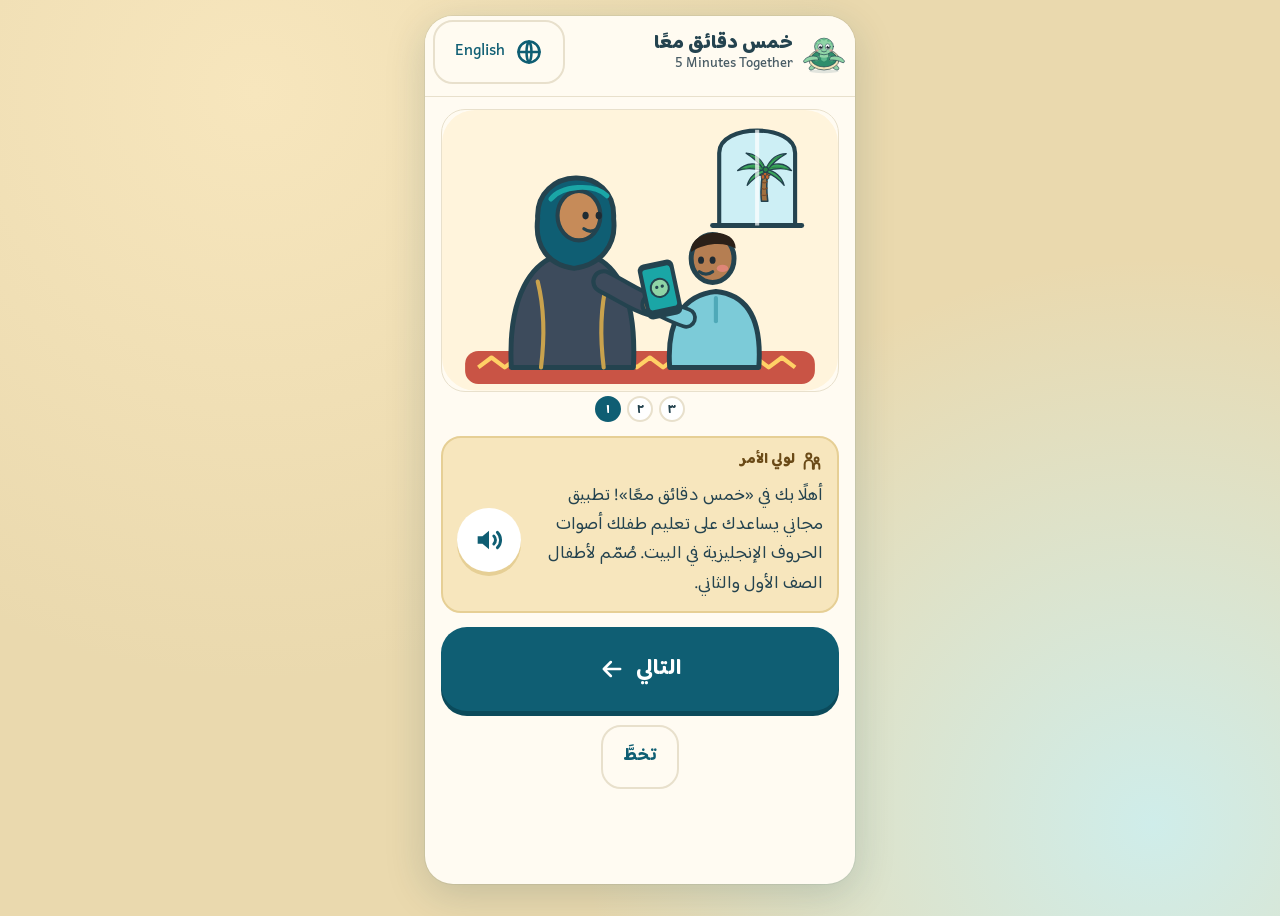
<file: app/index.html>
<!doctype html>
<html lang="ar" dir="rtl">
<head>
<meta charset="utf-8">
<meta name="viewport" content="width=device-width, initial-scale=1, viewport-fit=cover">
<title>خمس دقائق معًا – 5 Minutes Together · voices: elevenlabs.io</title>
<meta name="description" content="A 5-minute daily English letter-sound routine for Omani families with Grade 1–2 children, with Arabic guidance for parents. No ads, no accounts, works offline.">
<meta name="theme-color" content="#0F5E73">
<meta name="referrer" content="no-referrer">
<meta http-equiv="Content-Security-Policy" content="default-src 'self'; script-src 'self'; style-src 'self' 'unsafe-inline'; img-src 'self' data:; font-src 'self'; media-src 'self' data: blob:; connect-src 'self'; worker-src 'self'; manifest-src 'self'; object-src 'none'; base-uri 'self'; form-action 'none'">
<link rel="manifest" href="manifest.webmanifest">
<link rel="icon" href="icons/favicon.svg" type="image/svg+xml">
<link rel="icon" href="icons/icon-192.png" type="image/png" sizes="192x192">
<link rel="apple-touch-icon" href="icons/apple-touch-icon.png">
<meta name="apple-mobile-web-app-capable" content="yes">
<meta name="mobile-web-app-capable" content="yes">
<meta name="apple-mobile-web-app-title" content="5 دقائق">
<link rel="preload" href="fonts/BalooBhaijaan2-Arabic.woff2" as="font" type="font/woff2" crossorigin>
<link rel="preload" href="fonts/Andika-Medium.woff2" as="font" type="font/woff2" crossorigin>
<link rel="stylesheet" href="css/app.css">
<link rel="modulepreload" href="js/main.js">
<link rel="modulepreload" href="js/util.js">
<link rel="modulepreload" href="js/ctx.js">
<link rel="modulepreload" href="js/store.js">
<link rel="modulepreload" href="js/i18n.js">
<link rel="modulepreload" href="js/audio.js">
<link rel="modulepreload" href="js/art.js">
<link rel="modulepreload" href="js/ui.js">
<link rel="modulepreload" href="js/gate.js">
<link rel="modulepreload" href="js/router.js">
<link rel="modulepreload" href="js/days.js">
<link rel="modulepreload" href="js/tour.js">
<link rel="modulepreload" href="js/screens/parent.js">
<link rel="modulepreload" href="js/screens/map.js">
<link rel="modulepreload" href="js/screens/session.js">
<link rel="modulepreload" href="js/screens/teacher.js">
</head>
<body>
<div id="app">
  <div class="screen" style="padding-top:40vh;text-align:center;font-weight:700">خمس دقائق معًا<br><span lang="en" dir="ltr">5 Minutes Together</span></div>
  <noscript><p style="padding:16px">يحتاج هذا التطبيق إلى تفعيل JavaScript. <span lang="en" dir="ltr">This app needs JavaScript.</span></p></noscript>
</div>
<script type="module" src="js/main.js"></script>
<script nomodule src="js/old-browser.js"></script>
</body>
</html>
</file>
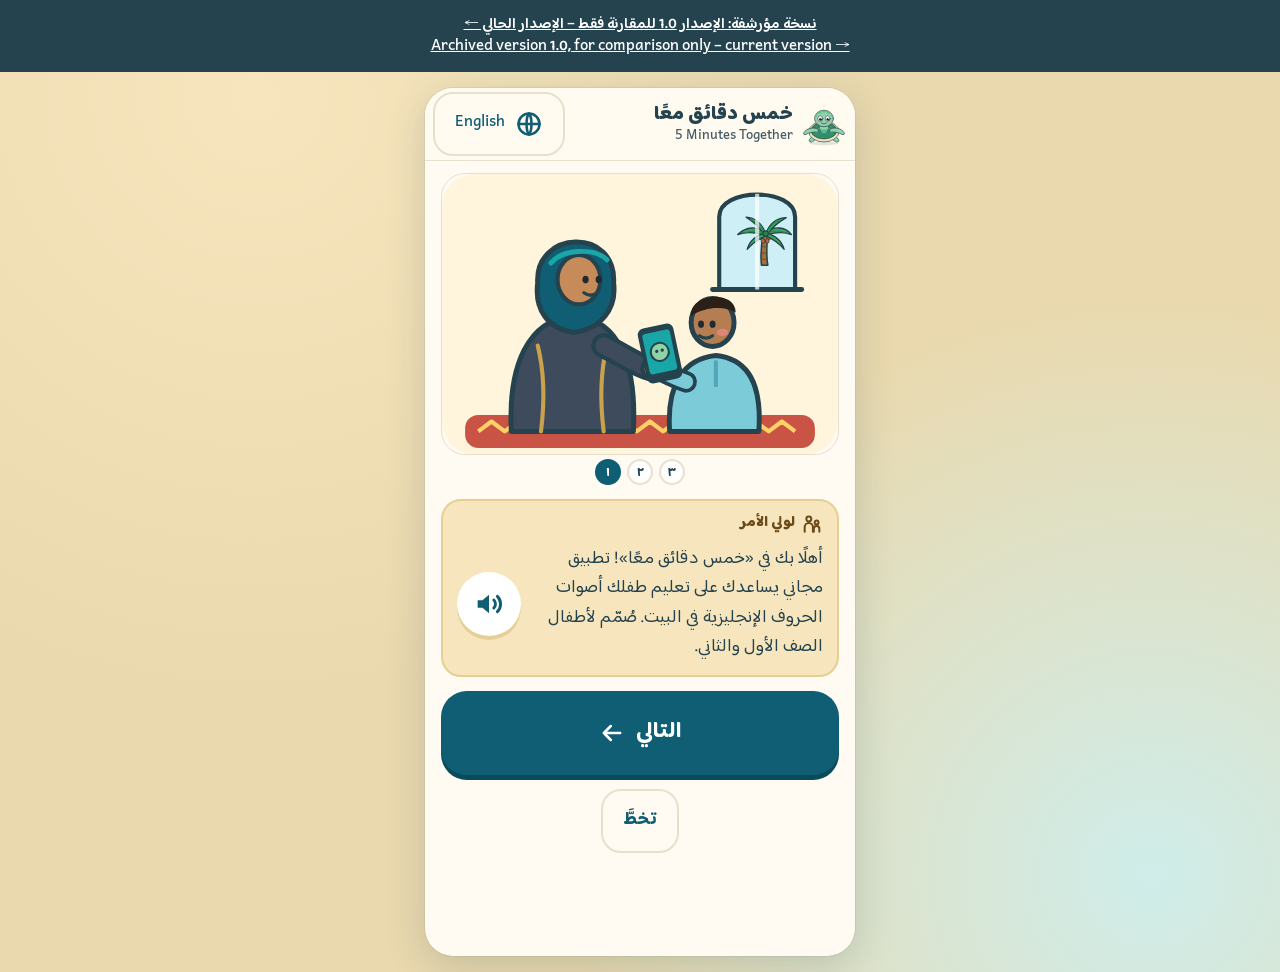
<file: app/v1.0/index.html>
<!doctype html>
<html lang="ar" dir="rtl">
<head>
<meta charset="utf-8">
<meta name="viewport" content="width=device-width, initial-scale=1, viewport-fit=cover">
<title>خمس دقائق معًا – 5 Minutes Together</title>
<meta name="description" content="A 5-minute daily English letter-sound routine for Omani families with Grade 1–2 children, with Arabic guidance for parents. No ads, no accounts, works offline.">
<meta name="theme-color" content="#0F5E73">
<meta name="referrer" content="no-referrer">
<meta http-equiv="Content-Security-Policy" content="default-src 'self'; script-src 'self'; style-src 'self' 'unsafe-inline'; img-src 'self' data:; font-src 'self'; media-src 'self' data: blob:; connect-src 'self'; worker-src 'self'; manifest-src 'self'; object-src 'none'; base-uri 'self'; form-action 'none'">
<link rel="icon" href="icons/favicon.svg" type="image/svg+xml">
<link rel="icon" href="icons/icon-192.png" type="image/png" sizes="192x192">
<link rel="apple-touch-icon" href="icons/apple-touch-icon.png">
<meta name="apple-mobile-web-app-capable" content="yes">
<meta name="mobile-web-app-capable" content="yes">
<meta name="apple-mobile-web-app-title" content="5 دقائق">
<link rel="preload" href="fonts/BalooBhaijaan2-Arabic.woff2" as="font" type="font/woff2" crossorigin>
<link rel="preload" href="fonts/Andika-Medium.woff2" as="font" type="font/woff2" crossorigin>
<link rel="stylesheet" href="css/app.css">
<link rel="modulepreload" href="js/main.js">
<link rel="modulepreload" href="js/util.js">
<link rel="modulepreload" href="js/ctx.js">
<link rel="modulepreload" href="js/store.js">
<link rel="modulepreload" href="js/i18n.js">
<link rel="modulepreload" href="js/audio.js">
<link rel="modulepreload" href="js/art.js">
<link rel="modulepreload" href="js/ui.js">
<link rel="modulepreload" href="js/gate.js">
<link rel="modulepreload" href="js/router.js">
<link rel="modulepreload" href="js/days.js">
<link rel="modulepreload" href="js/tour.js">
<link rel="modulepreload" href="js/screens/parent.js">
<link rel="modulepreload" href="js/screens/map.js">
<link rel="modulepreload" href="js/screens/session.js">
<link rel="modulepreload" href="js/screens/teacher.js">
</head>
<body>
<div id="archive-banner" style="position:relative;z-index:50;background:#24434F;color:#fff;font:600 15px/1.45 'Baloo Bhaijaan 2','Andika',sans-serif;padding:8px 14px;text-align:center"><a href="../" style="color:#fff;text-decoration:underline;display:inline-block;min-height:44px;padding:6px 4px"><span lang="ar" dir="rtl">نسخة مؤرشفة: الإصدار 1.0 للمقارنة فقط – الإصدار الحالي ←</span><br><span lang="en" dir="ltr">Archived version 1.0, for comparison only – current version →</span></a></div>
<div id="app">
  <div class="screen" style="padding-top:40vh;text-align:center;font-weight:700">خمس دقائق معًا<br><span lang="en" dir="ltr">5 Minutes Together</span></div>
  <noscript><p style="padding:16px">يحتاج هذا التطبيق إلى تفعيل JavaScript. <span lang="en" dir="ltr">This app needs JavaScript.</span></p></noscript>
</div>
<script type="module" src="js/main.js"></script>
<script nomodule src="js/old-browser.js"></script>
</body>
</html>
</file>
<file: app/css/app.css>
/* 5 Minutes Together – خمس دقائق معًا  ·  v1.0
   Plain CSS, no framework. Safari 14 safe (no flex-gap, aspect-ratio or inset on critical layout). */

/* One Andika weight (Medium, SIL's official webfont, unmodified) serves every weight: one download on slow data. */
@font-face { font-family: "Andika"; src: url("../fonts/Andika-Medium.woff2") format("woff2"); font-weight: 100 900; font-display: swap; }
@font-face { font-family: "Baloo Bhaijaan 2"; src: url("../fonts/BalooBhaijaan2-Arabic.woff2") format("woff2"); font-weight: 400 800; font-display: swap;
  unicode-range: U+0600-06FF, U+0750-077F, U+08A0-08FF, U+FB50-FDFF, U+FE70-FEFF, U+200C-200F, U+0020-0040, U+005B-0060, U+007B-007E, U+00A0-00BB; }

:root {
  --teal: #1AA6A6; --deep: #0F5E73; --deep-2: #0B4A5B; --sand: #F7E6BD; --sand-2: #FFF6E0; --sand-line: #E6CF95;
  --orange: #FF8A3D; --green: #3AA55B; --brown: #7A4B2A; --coral: #FF6F7D; --white: #FFFFFF;
  --ink: #24434F; --muted: #4A5D66; --bg: #FFFBF2; --line: #E8E0CC; --ok: #1F6B37; --ok-bg: #E3F2E8;
  --l-s: #1AA6A6; --l-s-d: #0A6B6E; --l-s-t: #DFF3F3;
  --l-a: #FF8A3D; --l-a-d: #A3480B; --l-a-t: #FFEFE4;
  --l-t: #3AA55B; --l-t-d: #1F6B37; --l-t-t: #E3F2E8;
  --l-p: #FF6F7D; --l-p-d: #A8283F; --l-p-t: #FFEBED;
  --l-i: #0F5E73; --l-i-d: #0F5E73; --l-i-t: #DDE8EB;
  --l-n: #7A4B2A; --l-n-d: #7A4B2A; --l-n-t: #ECE6E1;
  --fs: 18px;
  --tap: 64px;
  --r: 22px;
  --ar: "Baloo Bhaijaan 2", "Andika", "Segoe UI", Tahoma, sans-serif;
  --en: "Andika", "Baloo Bhaijaan 2", "Segoe UI", Tahoma, sans-serif;
  --shadow: 0 6px 18px rgba(15, 61, 74, .12);
  --press: cubic-bezier(.34, 1.56, .64, 1);
}
html.large { --fs: 22px; }

* { box-sizing: border-box; }
[hidden] { display: none !important; }
html, body { margin: 0; padding: 0; }
html { font-size: var(--fs); -webkit-text-size-adjust: 100%; text-size-adjust: 100%; }
body {
  font-family: var(--ar); color: var(--ink); line-height: 1.55;
  background: #EAD9AE;
  background-image: radial-gradient(circle at 20% 10%, #F7E6BD 0, rgba(247,230,189,0) 45%), radial-gradient(circle at 90% 90%, #CFEDEA 0, rgba(207,237,234,0) 40%);
  min-height: 100vh;
}
html[lang="en"] body { font-family: var(--en); }
.en, [lang="en"] .en-auto { font-family: var(--en); direction: ltr; unicode-bidi: isolate; }
bdi.en { unicode-bidi: isolate; }
button, input, textarea, select { font: inherit; color: inherit; }
img, svg { display: block; max-width: 100%; }
a { color: var(--deep); }
.sr-only { position: absolute !important; width: 1px; height: 1px; padding: 0; margin: -1px; overflow: hidden; clip: rect(0 0 0 0); white-space: nowrap; border: 0; }

/* ---------- app shell: phone width, centred on large screens ---------- */
#app {
  position: relative; max-width: 430px; min-height: 100vh; margin: 0 auto; background: var(--bg);
  box-shadow: 0 0 0 1px rgba(15,61,74,.06), 0 10px 40px rgba(15,61,74,.18); overflow-x: hidden;
}
@media (min-width: 480px) { #app { margin-top: 16px; margin-bottom: 16px; min-height: calc(100vh - 32px); border-radius: 28px; } }
.screen { padding: 12px 16px 28px; }
.screen-child { padding: 8px 12px 20px; }

/* ---------- top bar ---------- */
.topbar { display: flex; flex-wrap: wrap; align-items: center; min-height: 72px; padding: 4px 8px; position: sticky; top: 0; z-index: 20; background: rgba(255,251,242,.96); border-bottom: 1px solid var(--line); }
.topbar h1 { font-size: 1.15rem; margin: 0 8px; flex: 1 1 0; min-width: 0; line-height: 1.25; overflow-wrap: anywhere; }
.topbar .spacer { flex: 1; }
.topbar > * + * { margin-inline-start: 6px; }
.topbar .lang-toggle { flex: none; }
.topbar > .badge-row { order: 3; flex: 1 0 100%; margin: 0; padding: 4px 4px 4px; display: flex; align-items: center; }
.topbar > .badge-row:empty { display: none; }
@media (max-width: 380px) {
  /* narrow phones: the title keeps the whole first row; the badge and the language button share the second */
  .topbar:has(> .badge-row) > .brand { flex: 1 0 100%; }
  .topbar:has(> .badge-row) > h1 { flex: 1 0 calc(100% - 90px); }
  .topbar:has(> .badge-row) > .lang-toggle { order: 4; }
  .topbar:has(> .badge-row) > .badge-row { flex: 1 1 auto; }
}
.brand { display: flex; align-items: center; flex: 1 1 0; min-width: 0; }
.brand .logo { width: 46px; height: 46px; flex: none; margin-inline-end: 8px; }
.brand-name { font-weight: 800; font-size: 1.05rem; line-height: 1.15; min-width: 0; overflow-wrap: anywhere; }
.brand-name small { display: block; font-weight: 400; font-size: .72rem; color: var(--muted); font-family: var(--en); }
/* v1.1 one-time update notice (in the page flow, never covering anything) */
.update-notice { display: flex; align-items: center; margin: 8px 12px 0; padding: 8px 12px; border-radius: 16px; background: #E3F2E8; border: 2px solid #8CC9A0; color: var(--ok); font-weight: 700; }
.update-notice p { flex: 1; margin: 0; }
.update-notice .btn { flex: none; margin-inline-start: 10px; }
/* v1.1 reviewer audio re-check block */
.audio-recheck { border-top: 3px dashed var(--sand-line); padding-top: 10px; }

/* ---------- buttons (64 px minimum, bouncy press, visible focus) ---------- */
.btn {
  display: inline-flex; align-items: center; justify-content: center; min-height: var(--tap); min-width: var(--tap);
  padding: 0 20px; border-radius: 20px; border: 2px solid transparent; cursor: pointer; font-weight: 700; font-size: 1rem;
  background: var(--white); color: var(--deep); box-shadow: 0 4px 0 rgba(15,61,74,.18);
  transition: transform .18s var(--press), box-shadow .18s; -webkit-tap-highlight-color: transparent; touch-action: manipulation; text-decoration: none; text-align: center; line-height: 1.2;
}
.btn .icon { width: 28px; height: 28px; flex: none; }
.btn .icon + span, .btn span + .icon { margin-inline-start: 10px; }
.btn:active, .btn.pressed { transform: scale(.93); box-shadow: 0 1px 0 rgba(15,61,74,.18); }
.btn:focus { outline: none; }
.btn:focus-visible, .btn.kbd-focus, a:focus-visible, input:focus-visible, textarea:focus-visible, [tabindex]:focus-visible { outline: 4px solid var(--deep); outline-offset: 3px; box-shadow: 0 0 0 7px #FFFFFF; }
@supports not selector(:focus-visible) { .btn:focus, a:focus, input:focus, textarea:focus { outline: 4px solid var(--deep); outline-offset: 3px; } }
.btn[disabled], .btn[aria-disabled="true"] { opacity: .45; cursor: default; transform: none; }
.btn-primary { background: var(--deep); color: #fff; box-shadow: 0 5px 0 var(--deep-2); }
.btn-ghost { background: transparent; box-shadow: none; border-color: var(--line); }
.btn-sand { background: var(--sand); color: var(--ink); box-shadow: 0 4px 0 var(--sand-line); }
.btn-ok { background: var(--ok-bg); color: var(--ok); border-color: #8CC9A0; box-shadow: 0 4px 0 #8CC9A0; }
.btn-big { min-height: 84px; font-size: 1.25rem; border-radius: 26px; padding: 0 26px; }
.btn-wide { display: flex; width: 100%; }
.btn-round { border-radius: 50%; padding: 0; width: var(--tap); height: var(--tap); }
.btn-small-text { font-size: .85rem; font-weight: 600; }
.icon { width: 24px; height: 24px; }
[dir="rtl"] .flip-rtl { transform: scaleX(-1); }

/* ---------- cards & layout helpers ---------- */
.card { background: #fff; border-radius: var(--r); padding: 16px; box-shadow: var(--shadow); border: 1px solid var(--line); }
.stack > * + * { margin-top: 14px; }
.grid2 { display: grid; grid-template-columns: 1fr 1fr; grid-gap: 12px; }
.grid3 { display: grid; grid-template-columns: repeat(3, 1fr); grid-gap: 10px; }
.row { display: flex; align-items: center; }
.row > * + * { margin-inline-start: 10px; }
.center { text-align: center; }
.muted { color: var(--muted); }
.small { font-size: .85rem; }
h2 { font-size: 1.25rem; margin: 6px 0 8px; line-height: 1.3; }
h3 { font-size: 1.05rem; margin: 4px 0 6px; }
p { margin: 6px 0; }
.pill { display: inline-flex; align-items: center; border-radius: 999px; padding: 4px 12px; font-size: .8rem; font-weight: 700; background: var(--sand-2); border: 1px solid var(--sand-line); }
.pill .icon { width: 18px; height: 18px; margin-inline-end: 6px; }

/* offline badge */
.offline-badge { display: inline-flex; align-items: center; font-size: .72rem; font-weight: 700; color: var(--ok); background: var(--ok-bg); border: 1px solid #8CC9A0; border-radius: 999px; padding: 3px 10px; white-space: nowrap; }
.offline-badge .icon { width: 18px; height: 18px; margin-inline-end: 4px; }
.offline-badge[hidden] { display: none; }

/* ---------- parent card (sand, parent icon, Arabic text, speaker) ---------- */
.parent-card {
  position: relative; display: grid; grid-template-columns: 1fr auto; grid-gap: 10px; align-items: center;
  background: var(--sand); border: 2px solid var(--sand-line); border-radius: 20px; padding: 12px 14px; color: var(--ink);
}
.parent-card .pc-label { grid-column: 1 / -1; display: flex; align-items: center; font-size: .78rem; font-weight: 800; color: #6A4A17; }
.parent-card .pc-label .icon { width: 22px; height: 22px; margin-inline-end: 6px; color: #6A4A17; }
.parent-card .pc-text { font-size: 1.02rem; line-height: 1.6; white-space: pre-line; }
.parent-card .pc-sub { display: block; margin-top: 4px; font-size: .86rem; color: #5B4A2C; font-family: var(--ar); direction: rtl; text-align: right; }
.parent-card .btn-say { width: var(--tap); height: var(--tap); border-radius: 50%; padding: 0; background: #fff; color: var(--deep); box-shadow: 0 4px 0 var(--sand-line); }
.parent-card .btn-say .icon { width: 32px; height: 32px; }
.parent-card.speaking { box-shadow: 0 0 0 4px rgba(15,94,115,.35); }
.parent-card.ask { background: #FFF1D0; border-color: #E8C46A; }
.parent-card .pc-extra { grid-column: 1 / -1; }
.level-badge { display: inline-flex; align-items: center; background: #fff; border: 2px solid var(--sand-line); border-radius: 999px; padding: 2px 10px 2px 6px; font-size: .78rem; font-weight: 800; }
.level-meter { display: inline-flex; margin-inline-end: 6px; }
.level-meter i { display: block; width: 8px; height: 16px; border-radius: 3px; background: #E9DDBF; border: 1.5px solid #8A7442; margin-inline-end: 2px; }
.level-meter i.on { background: var(--deep); border-color: var(--deep); }

/* ---------- letters & tiles: every letter keeps one colour and always shows the letter ---------- */
.L-s { --lc: var(--l-s); --ld: var(--l-s-d); --lt: var(--l-s-t); }
.L-a { --lc: var(--l-a); --ld: var(--l-a-d); --lt: var(--l-a-t); }
.L-t { --lc: var(--l-t); --ld: var(--l-t-d); --lt: var(--l-t-t); }
.L-p { --lc: var(--l-p); --ld: var(--l-p-d); --lt: var(--l-p-t); }
.L-i { --lc: var(--l-i); --ld: var(--l-i-d); --lt: var(--l-i-t); }
.L-n { --lc: var(--l-n); --ld: var(--l-n-d); --lt: var(--l-n-t); }
.tile {
  font-family: var(--en); font-weight: 700; direction: ltr; display: inline-flex; align-items: center; justify-content: center;
  width: 84px; height: 96px; font-size: 64px; line-height: 1; color: var(--ld, var(--ink)); background: var(--lt, #fff);
  border: 4px solid var(--lc, var(--line)); border-bottom-width: 10px; border-radius: 22px; cursor: pointer; padding: 0 0 6px;
  transition: transform .2s var(--press); -webkit-tap-highlight-color: transparent; touch-action: manipulation; position: relative;
}
.tile:active, .tile.pressed { transform: scale(.92); }
.tile.big { width: 160px; height: 176px; font-size: 128px; border-width: 6px; border-bottom-width: 16px; border-radius: 34px; }
.tile.mid { width: 96px; height: 108px; font-size: 76px; }
.tile.sm { width: 64px; height: 72px; font-size: 44px; border-width: 3px; border-bottom-width: 7px; border-radius: 16px; }
.tile.xs { width: 44px; height: 50px; font-size: 30px; border-width: 2px; border-bottom-width: 5px; border-radius: 12px; cursor: default; padding-bottom: 3px; }
.tile.lit { box-shadow: 0 0 0 6px rgba(255,209,102,.9); transform: translateY(-6px); }
.tile .done-mark { position: absolute; top: -10px; right: -10px; width: 30px; height: 30px; border-radius: 50%; background: var(--ok); color: #fff; display: flex; align-items: center; justify-content: center; border: 3px solid #fff; }
.tile .done-mark .icon { width: 18px; height: 18px; stroke-width: 3; }
.letter-chip { font-family: var(--en); font-weight: 700; direction: ltr; unicode-bidi: isolate; display: inline-block; min-width: 1.5em; padding: 0 .3em; border-radius: 8px; background: var(--lt, #fff); color: var(--ld, var(--ink)); border: 2px solid var(--lc, var(--line)); text-align: center; line-height: 1.35; }
.tiles { display: flex; justify-content: center; align-items: flex-end; direction: ltr; min-height: 120px; }
.tiles .tile { margin: 0 6px; transition: margin .6s ease, transform .2s var(--press); }
.tiles.joined .tile { margin: 0 -2px; }
.tiles.joined .tile + .tile { border-left-width: 2px; }
.train { position: relative; }
.train .engine { display: none; width: 56px; height: 56px; color: var(--deep); margin-right: 4px; align-self: center; flex: none; }
.train .engine svg { width: 56px; height: 56px; }
.tiles.joined .engine { display: block; animation: rise .4s ease both; }
.tile.word { width: 86px; height: 98px; font-size: 68px; }
.tile .wheels { position: absolute; bottom: -22px; left: 10px; right: 10px; display: flex; justify-content: space-between; opacity: 0; transition: opacity .3s; }
.tile .wheels i { width: 16px; height: 16px; border-radius: 50%; background: var(--ink); border: 3px solid #fff; }
.tiles.joined .tile .wheels { opacity: 1; }

/* ---------- pictures ---------- */
.pic-btn { position: relative; display: flex; align-items: center; justify-content: center; width: 112px; height: 112px; padding: 8px; border-radius: 24px; background: #fff; border: 3px solid var(--line); box-shadow: 0 5px 0 #E3D7BB; cursor: pointer; transition: transform .2s var(--press); -webkit-tap-highlight-color: transparent; touch-action: manipulation; }
.pic-btn svg { width: 100%; height: 100%; }
.pic-btn:active, .pic-btn.pressed { transform: scale(.92); }
.pic-btn.lit { box-shadow: 0 0 0 6px rgba(255,209,102,.9); }
.pic-btn.is-right { border-color: var(--green); background: #F1FAF3; }
.pic-btn .mark { position: absolute; top: -12px; right: -12px; width: 38px; height: 38px; border-radius: 50%; display: flex; align-items: center; justify-content: center; border: 3px solid #fff; background: var(--ok); color: #fff; }
.pic-btn .mark .icon { width: 22px; height: 22px; stroke-width: 3; }
.pic-btn .cap { position: absolute; bottom: -26px; left: 0; right: 0; text-align: center; font-family: var(--en); font-size: .95rem; font-weight: 700; direction: ltr; }
.pic-big { width: 168px; height: 168px; margin: 8px auto; }
.pic-row { display: flex; justify-content: center; flex-wrap: wrap; }
.pic-row > * { margin: 10px 8px 30px; }
.choice-row { display: flex; justify-content: center; flex-wrap: wrap; direction: ltr; }
.choice-row > * { margin: 8px; }
.reveal-pic { width: 150px; height: 150px; margin: 6px auto 0; animation: pop .5s var(--press) both; }
.reveal-word { font-family: var(--en); font-weight: 700; font-size: 2.4rem; text-align: center; direction: ltr; margin: 6px 0 0; }
.meaning { text-align: center; font-size: .9rem; color: var(--muted); }
.wiggle { animation: wiggle .5s ease both; }

/* ---------- Sanad (mascot) ---------- */
.sanad { width: 132px; height: 132px; margin: 0 auto; position: relative; }
.sanad.lg { width: 176px; height: 176px; }
.sanad.sm { width: 88px; height: 88px; }
.sanad.xs { width: 56px; height: 56px; }
.sanad svg { width: 100%; height: 100%; overflow: visible; }
.sanad .lids { transform-box: fill-box; transform-origin: 50% 0; animation: blink 4.6s infinite; }
.sanad .head { transform-box: view-box; transform-origin: 100px 118px; }
.sanad .flip-r { transform-box: view-box; transform-origin: 128px 128px; }
.sanad.idle svg { animation: breathe 3.6s ease-in-out infinite; transform-origin: 50% 90%; }
.sanad.hop svg { animation: hop .6s var(--press); }
.sanad.nod .head { animation: nod .8s ease-in-out; }
.sanad.wave .flip-r { animation: wave 1.4s ease-in-out; }
.sanad-say { display: block; margin: 4px auto 0; }
.speech { background: #fff; border-radius: 18px; padding: 8px 14px; box-shadow: var(--shadow); font-family: var(--en); direction: ltr; font-weight: 700; text-align: center; }

@keyframes blink { 0%, 92%, 100% { opacity: 0; transform: scaleY(.15); } 94%, 96% { opacity: 1; transform: scaleY(1); } }
@keyframes breathe { 0%, 100% { transform: scale(1); } 50% { transform: scale(1.025); } }
@keyframes hop { 0% { transform: translateY(0) scale(1, 1); } 25% { transform: translateY(0) scale(1.06, .92); } 55% { transform: translateY(-26px) scale(.96, 1.05); } 80% { transform: translateY(0) scale(1.05, .95); } 100% { transform: translateY(0) scale(1, 1); } }
@keyframes nod { 0%, 100% { transform: rotate(0); } 25% { transform: rotate(7deg); } 50% { transform: rotate(-2deg); } 75% { transform: rotate(6deg); } }
@keyframes wave { 0%, 100% { transform: rotate(0); } 20% { transform: rotate(-24deg); } 40% { transform: rotate(4deg); } 60% { transform: rotate(-22deg); } 80% { transform: rotate(2deg); } }
@keyframes pop { 0% { transform: scale(.3); opacity: 0; } 100% { transform: scale(1); opacity: 1; } }
@keyframes wiggle { 0%, 100% { transform: translateX(0); } 25% { transform: translateX(-6px); } 50% { transform: translateX(5px); } 75% { transform: translateX(-3px); } }
@keyframes pulse { 0%, 100% { box-shadow: 0 0 0 0 rgba(255,138,61,.55); } 50% { box-shadow: 0 0 0 14px rgba(255,138,61,0); } }
@keyframes rise { 0% { transform: translateY(16px); opacity: 0; } 100% { transform: translateY(0); opacity: 1; } }
@keyframes star { 0% { transform: translate(0, 0) scale(.4) rotate(0); opacity: 1; } 100% { transform: translate(var(--dx), var(--dy)) scale(1) rotate(120deg); opacity: 0; } }

/* stars burst (single burst, no flashing) */
.burst { position: fixed; z-index: 60; width: 0; height: 0; pointer-events: none; }
.burst .icon { position: absolute; width: 30px; height: 30px; margin: -15px 0 0 -15px; color: #FFC93C; animation: star .8s ease-out forwards; }
.burst .icon:nth-child(3n) { color: var(--coral); }
.burst .icon:nth-child(3n+1) { color: var(--teal); }

/* ---------- session (child) ---------- */
.s-top { display: flex; align-items: center; padding: 6px 4px; }
.steps { flex: 1; display: flex; justify-content: center; list-style: none; margin: 0; padding: 0; }
.steps .st { display: flex; flex-direction: column; align-items: center; width: 50px; font-size: .62rem; font-weight: 800; color: var(--muted); }
.steps .st i { display: flex; align-items: center; justify-content: center; width: 36px; height: 36px; border-radius: 50%; background: #fff; border: 2.5px solid var(--line); color: var(--muted); font-style: normal; }
.steps .st i .icon { width: 20px; height: 20px; }
.steps .st.on i { border-color: var(--deep); background: var(--deep); color: #fff; box-shadow: 0 0 0 4px rgba(15,94,115,.18); }
.steps .st.done i { border-color: var(--green); background: var(--ok-bg); color: var(--ok); }
.steps .st span { margin-top: 2px; line-height: 1.1; text-align: center; font-family: var(--ar); }
.stage { min-height: 380px; display: flex; flex-direction: column; align-items: center; justify-content: flex-start; padding: 6px 0 10px; }
.stage > * { animation: rise .35s ease both; }
.stage .step-title { display: flex; align-items: center; justify-content: center; font-weight: 800; font-size: 1.05rem; color: var(--deep); margin: 0 0 6px; }
.stage .step-title .icon { width: 26px; height: 26px; margin-inline-end: 8px; }
.stage .step-title .en { font-weight: 700; color: var(--muted); margin: 0 10px; font-size: .85rem; }
.child-actions { display: flex; justify-content: center; flex-wrap: wrap; margin: 10px 0 4px; }
.child-actions > * { margin: 6px; }
.next-btn .icon { width: 30px; height: 30px; }
.judge { display: grid; grid-template-columns: 1fr 1fr; grid-gap: 10px; width: 100%; }
.judge .btn { min-height: 80px; font-size: 1.05rem; }
.progress-dots { display: flex; justify-content: center; direction: ltr; margin: 4px 0; }
.progress-dots b { display: flex; align-items: center; justify-content: center; width: 26px; height: 26px; margin: 0 3px; border-radius: 50%; border: 2px solid var(--line); background: #fff; font-size: .7rem; font-family: var(--en); }
.progress-dots b.done { background: var(--ok-bg); border-color: var(--green); color: var(--ok); }
.progress-dots b.now { border-color: var(--deep); background: var(--deep); color: #fff; }
.say-big { width: 96px; height: 96px; border-radius: 50%; }
.say-big .icon { width: 46px; height: 46px; }
.listen-again { display: flex; align-items: center; justify-content: center; font-family: var(--en); font-weight: 700; color: var(--deep); background: #EAF6F6; border-radius: 16px; padding: 6px 14px; margin: 6px auto; direction: ltr; }
.listen-again .icon { margin-right: 8px; }
.day-head { display: flex; align-items: center; justify-content: space-between; margin: 4px 0 8px; }
.sticker-reveal { width: 190px; height: 190px; margin: 4px auto; animation: pop .7s var(--press) both; }
.stop-sign { display: flex; align-items: center; justify-content: center; font-weight: 800; color: var(--deep); background: #EAF6F6; border: 2px solid #A8DADA; border-radius: 18px; padding: 10px; margin: 8px 0; }
.stop-sign .icon { width: 28px; height: 28px; margin-inline-end: 8px; }

/* ---------- journey map ---------- */
.map-wrap { position: relative; width: 100%; height: 0; padding-top: 177.78%; border-radius: 24px; overflow: hidden; box-shadow: var(--shadow); }
.map-wrap > svg { position: absolute; top: 0; left: 0; width: 100%; height: 100%; }
.stop-btn {
  position: absolute; width: 76px; height: 76px; margin: -38px 0 0 -38px; border-radius: 50%; border: 4px solid #fff; background: #fff; color: var(--deep);
  display: flex; flex-direction: column; align-items: center; justify-content: center; font-family: var(--en); font-weight: 700; font-size: 1.3rem; line-height: 1;
  box-shadow: 0 5px 0 rgba(15,61,74,.25); cursor: pointer; transition: transform .2s var(--press);
}
.stop-btn:active { transform: scale(.92); }
.stop-btn .icon { width: 22px; height: 22px; margin-top: 2px; }
.stop-btn.done { background: #FFD166; border-color: #fff; color: #5A3B00; box-shadow: 0 0 0 6px rgba(255,209,102,.45), 0 5px 0 rgba(15,61,74,.25); }
.stop-btn.today { background: var(--orange); color: #2B1300; animation: pulse 2s ease-in-out infinite; }
.stop-btn.locked { background: #EFEAE0; color: #6B6455; }
.stop-btn .badge { position: absolute; top: -8px; right: -8px; width: 30px; height: 30px; border-radius: 50%; display: flex; align-items: center; justify-content: center; background: var(--ok); color: #fff; border: 3px solid #fff; }
.stop-btn .badge .icon { width: 16px; height: 16px; stroke-width: 3; margin: 0; }
.map-sanad { position: absolute; width: 64px; height: 64px; margin: -84px 0 0 6px; pointer-events: none; transition: left .6s ease, top .6s ease; }
.map-legend { display: grid; grid-template-columns: repeat(3, 1fr); grid-gap: 6px; margin: 10px 0; font-size: .75rem; font-weight: 700; }
.map-legend span { display: flex; align-items: center; justify-content: center; background: #fff; border: 1px solid var(--line); border-radius: 12px; padding: 4px; }
.map-legend i { display: inline-flex; width: 20px; height: 20px; border-radius: 50%; margin-inline-end: 6px; align-items: center; justify-content: center; }
.map-legend i .icon { width: 13px; height: 13px; }

/* ---------- parent home ---------- */
.hero { border-radius: 24px; overflow: hidden; border: 1px solid var(--line); }
.hero svg { width: 100%; height: auto; }
.today-card { background: #fff; border-radius: 24px; padding: 14px; border: 2px solid #CFE7E7; box-shadow: var(--shadow); }
.today-card .day-title { font-size: 1.2rem; font-weight: 800; }
.mini-map { display: flex; direction: ltr; justify-content: space-between; align-items: center; margin: 10px 4px 12px; position: relative; }
.mini-map::before { content: ""; position: absolute; left: 20px; right: 20px; top: 50%; border-top: 4px dotted #C9B27A; z-index: 0; }
.mini-map .md { position: relative; z-index: 1; width: 48px; height: 48px; border-radius: 50%; background: #EFEAE0; border: 3px solid #fff; display: flex; align-items: center; justify-content: center; font-family: var(--en); font-weight: 700; color: #6B6455; box-shadow: 0 2px 0 rgba(15,61,74,.15); }
.mini-map .md .icon { width: 20px; height: 20px; }
.mini-map .md.done { background: #FFD166; color: #5A3B00; }
.mini-map .md.today { background: var(--orange); color: #2B1300; box-shadow: 0 0 0 5px rgba(255,138,61,.3); }
.links { display: grid; grid-template-columns: 1fr 1fr; grid-gap: 10px; }
.link-btn { flex-direction: column; min-height: 96px; padding: 10px 8px; font-size: .9rem; }
.link-btn .icon { width: 32px; height: 32px; margin-bottom: 4px; }
.link-btn .lock-dot { position: absolute; top: 8px; inset-inline-end: 8px; width: 22px; height: 22px; color: var(--muted); }
[dir="rtl"] .link-btn .lock-dot { left: 8px; right: auto; }
[dir="ltr"] .link-btn .lock-dot { right: 8px; left: auto; }
.link-btn { position: relative; }
.tour-btn { font-size: .8rem; font-weight: 700; min-height: var(--tap); border-style: dashed; border-color: #9BC9C9; }
.footer-note { text-align: center; font-size: .78rem; color: var(--muted); margin-top: 18px; }
.daychips { display: grid; grid-template-columns: repeat(5, 1fr); grid-gap: 6px; }
.daychip { border-radius: 14px; border: 2px solid var(--line); background: #fff; text-align: center; padding: 6px 2px; font-size: .74rem; font-weight: 800; }
.daychip .icon { width: 20px; height: 20px; margin: 2px auto; }
.daychip.done { border-color: var(--green); background: var(--ok-bg); color: var(--ok); }
.daychip.today { border-color: var(--orange); background: #FFF1E6; color: #8A3B06; }

/* ---------- lists / sections ---------- */
.section-card { background: #fff; border: 1px solid var(--line); border-radius: 20px; padding: 14px; }
.tip-row { background: #fff; border-radius: 20px; padding: 12px; border: 1px solid var(--line); }
.tip-row .tip-head { display: flex; align-items: center; margin-bottom: 10px; }
.tip-row .tile { width: 76px; height: 86px; font-size: 56px; flex: none; }
.tip-row .kw { display: flex; }
.tip-row .kw > * { margin-inline-start: 10px; }
.pic-mini { width: 72px; height: 72px; padding: 6px; border-radius: 18px; }
.app-card { background: #fff; border: 1px solid var(--line); border-radius: 20px; padding: 14px; }
.app-card h3 { font-family: var(--en); direction: ltr; text-align: start; display: flex; align-items: center; }
html[dir="rtl"] .app-card h3 { justify-content: flex-end; }
.result-row { display: grid; grid-template-columns: auto 1fr auto; grid-gap: 10px; align-items: center; padding: 10px 0; border-bottom: 1px solid var(--line); }
.result-row:last-child { border-bottom: 0; }
.result-row .status { width: 40px; height: 40px; border-radius: 50%; display: flex; align-items: center; justify-content: center; background: #EFEAE0; color: #6B6455; }
.result-row .status.done { background: var(--ok-bg); color: var(--ok); }
.result-row .score { font-family: var(--en); font-weight: 700; direction: ltr; }
.objective { border-radius: 18px; padding: 12px; border: 2px solid var(--line); background: #fff; }
.objective.met { border-color: #8CC9A0; background: #F1FAF3; }
.objective.not { border-color: #F0C27A; background: #FFF8EC; }
.objective .obj-head { display: flex; align-items: center; justify-content: space-between; font-weight: 800; }
.objective .obj-state { display: inline-flex; align-items: center; font-size: .85rem; }
.objective .obj-state .icon { width: 22px; height: 22px; margin-inline-end: 4px; }
.meter { height: 14px; border-radius: 999px; background: #EFEAE0; overflow: hidden; margin: 8px 0 4px; direction: ltr; }
.meter > span { display: block; height: 100%; background: var(--deep); border-radius: 999px; }
.sticker-grid { display: grid; grid-template-columns: repeat(2, 1fr); grid-gap: 12px; }
.sticker-slot { background: #fff; border-radius: 20px; border: 1px solid var(--line); padding: 10px; text-align: center; }
.sticker-slot .sticker-svg { width: 110px; height: 110px; margin: 0 auto; }
.sticker-slot .letters { display: flex; justify-content: center; direction: ltr; margin-top: 6px; }
.sticker-slot .letters .letter-chip { margin: 0 2px; }
.sticker-slot.locked { background: #FAF7F0; }

/* forms */
.switch-row { display: grid; grid-template-columns: 1fr auto; grid-gap: 12px; align-items: center; background: #fff; border: 1px solid var(--line); border-radius: 18px; padding: 10px 12px; min-height: 76px; }
.switch { position: relative; width: 84px; height: var(--tap); border-radius: 999px; border: 2px solid var(--line); background: #EFEAE0; cursor: pointer; }
.switch::after { content: ""; position: absolute; top: 6px; left: 6px; width: 48px; height: 48px; border-radius: 50%; background: #fff; box-shadow: 0 2px 4px rgba(0,0,0,.2); transition: left .2s; }
.switch[aria-checked="true"] { background: var(--deep); border-color: var(--deep); }
.switch[aria-checked="true"]::after { left: 28px; }
.switch .sw-txt { position: absolute; top: 50%; transform: translateY(-50%); font-size: .7rem; font-weight: 800; color: #fff; left: 10px; }
.switch[aria-checked="false"] .sw-txt { left: auto; right: 10px; color: var(--muted); }
.seg { display: grid; grid-template-columns: 1fr 1fr; grid-gap: 8px; }
.seg .btn[aria-pressed="true"] { background: var(--deep); color: #fff; box-shadow: 0 4px 0 var(--deep-2); }
textarea, input[type="text"] { width: 100%; border: 2px solid var(--line); border-radius: 14px; padding: 10px 12px; background: #fff; min-height: 64px; }
.rate { display: grid; grid-template-columns: repeat(5, minmax(64px, 1fr)); grid-gap: 4px; direction: ltr; margin: 8px 0; }
.rate label { display: flex; flex-direction: column; align-items: center; justify-content: center; min-height: var(--tap); border: 2px solid var(--line); border-radius: 14px; background: #fff; cursor: pointer; font-family: var(--en); font-weight: 700; font-size: 1.15rem; }
.rate input { position: absolute; opacity: 0; width: 1px; height: 1px; }
.rate input:checked + span { color: #fff; }
.rate label.on { background: var(--deep); border-color: var(--deep); color: #fff; }
.rate input:focus-visible + span { outline: 3px solid var(--deep); outline-offset: 6px; border-radius: 6px; }
.rate-scale { display: flex; justify-content: space-between; font-size: .72rem; color: var(--muted); direction: ltr; }
.review-item { background: #fff; border: 1px solid var(--line); border-radius: 18px; padding: 12px 8px; }
.review-item .q-en { font-family: var(--en); direction: ltr; text-align: left; font-weight: 700; }
.review-item .q-ar { direction: rtl; text-align: right; font-weight: 700; }

/* modal & toast */
.modal-back { position: fixed; top: 0; left: 0; right: 0; bottom: 0; z-index: 80; background: rgba(10,34,42,.55); display: flex; align-items: center; justify-content: center; padding: 16px; }
.modal { width: 100%; max-width: 400px; background: var(--bg); border-radius: 26px; padding: 18px; box-shadow: 0 20px 60px rgba(0,0,0,.35); animation: rise .25s ease both; }
.modal h2 { margin-top: 0; }
.hold-btn { position: relative; width: 150px; height: 150px; border-radius: 50%; margin: 14px auto; display: flex; align-items: center; justify-content: center; flex-direction: column; background: #fff; border: 3px solid var(--line); cursor: pointer; font-weight: 800; user-select: none; -webkit-user-select: none; -webkit-touch-callout: none; touch-action: none; }
.hold-btn svg.ring { position: absolute; top: -3px; left: -3px; width: 150px; height: 150px; transform: rotate(-90deg); }
.hold-btn .icon { width: 40px; height: 40px; color: var(--deep); }
.hold-btn .count { font-family: var(--en); font-size: .9rem; color: var(--muted); }
.toast { position: fixed; left: 50%; bottom: 24px; transform: translateX(-50%); z-index: 90; background: var(--ink); color: #fff; padding: 12px 18px; border-radius: 16px; font-weight: 700; max-width: 92vw; box-shadow: var(--shadow); animation: rise .25s ease both; }

/* assessor tour overlay */
.tour-layer { position: fixed; top: 0; left: 0; right: 0; bottom: 0; z-index: 100; }
.tour-block { position: absolute; top: 0; left: 0; right: 0; bottom: 0; }
.tour-spot { position: absolute; border-radius: 18px; box-shadow: 0 0 0 9999px rgba(8,30,38,.62); border: 3px solid #FFD166; transition: all .35s ease; pointer-events: none; }
.tour-card { position: absolute; left: 50%; transform: translateX(-50%); width: calc(100% - 24px); max-width: 410px; background: #fff; border-radius: 22px; padding: 14px 16px; box-shadow: 0 16px 50px rgba(0,0,0,.4); direction: ltr; text-align: left; font-family: var(--en); }
.tour-card h2 { font-size: 1.05rem; margin: 0 0 4px; }
.tour-card p { font-size: .92rem; margin: 4px 0; line-height: 1.45; }
.tour-card .req { display: inline-block; font-size: .72rem; font-weight: 700; background: var(--deep); color: #fff; border-radius: 999px; padding: 2px 10px; margin: 0 4px 4px 0; }
.tour-card .tour-nav { display: flex; align-items: center; justify-content: space-between; margin-top: 10px; }
.tour-card .tour-nav .btn { min-height: var(--tap); }
.tour-card .tour-count { font-size: .8rem; color: var(--muted); }

/* print: flyer and day cards (A4) */
.print-page { width: 210mm; height: 297mm; margin: 0 auto 16px; background: #fff; padding: 10mm 12mm; box-shadow: var(--shadow); position: relative; overflow: hidden; }
.print-tools { display: grid; grid-template-columns: 1fr 1fr; grid-gap: 10px; margin-bottom: 12px; }
.print-scroll { overflow-x: auto; padding-bottom: 8px; }
.flyer h1 { font-size: 30pt; margin: 0; color: var(--deep); line-height: 1.2; }
.flyer .tag { font-size: 14pt; margin: 3mm 0 4mm; }
.flyer .hero-print { width: 125mm; margin: 0 auto 5mm; border-radius: 6mm; overflow: hidden; }
.flyer .qr { width: 56mm; height: 56mm; margin: 0 auto; }
.flyer .steps-ol { font-size: 14pt; line-height: 1.65; margin: 0; list-style-type: arabic-indic; }
.flyer .feat { display: grid; grid-template-columns: 1fr 1fr; grid-gap: 3mm; font-size: 12pt; }
.flyer .feat div { background: var(--sand-2); border: 1px solid var(--sand-line); border-radius: 4mm; padding: 2.5mm 4mm; }
.dcard { font-size: 10.5pt; line-height: 1.45; }
.dcard h1 { font-size: 18pt; margin: 0 0 1mm; color: var(--deep); }
.dcard p { margin: 1mm 0; }
.dcard .letters-big { display: flex; direction: ltr; justify-content: center; }
.dcard .letters-big .tile { cursor: default; margin: 0 2mm; }
.dcard .dc-grid { display: grid; grid-template-columns: 1fr 1fr; grid-gap: 3mm; }
.dcard .box { border: 1.5px solid var(--sand-line); border-radius: 3mm; padding: 2mm 3mm; background: var(--sand-2); margin-bottom: 2mm; }
.dcard .words { display: flex; flex-wrap: wrap; direction: ltr; }
.dcard .words .wd { display: flex; align-items: center; margin: 1mm 3mm 1mm 0; }
.dcard .pic-mini { width: 13mm; height: 13mm; }
.dcard .head-sticker { width: 22mm; flex: none; }
.dcard .tick { display: inline-block; width: 6mm; height: 6mm; border: 2px solid var(--ink); border-radius: 2mm; vertical-align: middle; margin-inline-end: 2mm; }
.cutout { display: grid; grid-template-columns: repeat(6, 1fr); grid-gap: 3mm; direction: ltr; }
.cutout div { border: 2px dashed #B8A77A; border-radius: 3mm; height: 20mm; display: flex; align-items: center; justify-content: center; font-family: var(--en); font-weight: 700; font-size: 34pt; }

@media print {
  @page { size: A4; margin: 0; }
  body { background: #fff; min-height: 0; }
  #app { max-width: none; margin: 0; box-shadow: none; border-radius: 0; background: #fff; min-height: 0; }
  .no-print, .topbar, .print-tools, .toast, .tour-layer { display: none !important; }
  .print-scroll { overflow: visible; padding: 0; }
  .print-page { margin: 0; box-shadow: none; page-break-after: always; break-after: page; }
  .print-page:last-child { page-break-after: auto; break-after: auto; }
  .screen { padding: 0; }
  * { -webkit-print-color-adjust: exact; print-color-adjust: exact; }
}

/* calm mode + reduced motion: no looping or bouncing motion */
html.calm *, html.calm *::before, html.calm *::after { animation-duration: .001ms !important; animation-iteration-count: 1 !important; transition-duration: .001ms !important; }
html.calm .sanad .lids { animation: none !important; opacity: 0; }
html.calm .stop-btn.today { animation: none !important; box-shadow: 0 0 0 6px rgba(255,138,61,.45); }
html.calm .burst { display: none; }
html.fast *, html.fast *::before, html.fast *::after { animation-duration: .001ms !important; transition-duration: .001ms !important; }
@media (prefers-reduced-motion: reduce) {
  *, *::before, *::after { animation-duration: .001ms !important; animation-iteration-count: 1 !important; transition-duration: .001ms !important; }
  .burst { display: none; }
}
</file>
<file: app/v1.0/css/app.css>
/* 5 Minutes Together – خمس دقائق معًا  ·  v1.0
   Plain CSS, no framework. Safari 14 safe (no flex-gap, aspect-ratio or inset on critical layout). */

/* One Andika weight (Medium, SIL's official webfont, unmodified) serves every weight: one download on slow data. */
@font-face { font-family: "Andika"; src: url("../fonts/Andika-Medium.woff2") format("woff2"); font-weight: 100 900; font-display: swap; }
@font-face { font-family: "Baloo Bhaijaan 2"; src: url("../fonts/BalooBhaijaan2-Arabic.woff2") format("woff2"); font-weight: 400 800; font-display: swap;
  unicode-range: U+0600-06FF, U+0750-077F, U+08A0-08FF, U+FB50-FDFF, U+FE70-FEFF, U+200C-200F, U+0020-0040, U+005B-0060, U+007B-007E, U+00A0-00BB; }

:root {
  --teal: #1AA6A6; --deep: #0F5E73; --deep-2: #0B4A5B; --sand: #F7E6BD; --sand-2: #FFF6E0; --sand-line: #E6CF95;
  --orange: #FF8A3D; --green: #3AA55B; --brown: #7A4B2A; --coral: #FF6F7D; --white: #FFFFFF;
  --ink: #24434F; --muted: #4A5D66; --bg: #FFFBF2; --line: #E8E0CC; --ok: #1F6B37; --ok-bg: #E3F2E8;
  --l-s: #1AA6A6; --l-s-d: #0A6B6E; --l-s-t: #DFF3F3;
  --l-a: #FF8A3D; --l-a-d: #A3480B; --l-a-t: #FFEFE4;
  --l-t: #3AA55B; --l-t-d: #1F6B37; --l-t-t: #E3F2E8;
  --l-p: #FF6F7D; --l-p-d: #A8283F; --l-p-t: #FFEBED;
  --l-i: #0F5E73; --l-i-d: #0F5E73; --l-i-t: #DDE8EB;
  --l-n: #7A4B2A; --l-n-d: #7A4B2A; --l-n-t: #ECE6E1;
  --fs: 18px;
  --tap: 64px;
  --r: 22px;
  --ar: "Baloo Bhaijaan 2", "Andika", "Segoe UI", Tahoma, sans-serif;
  --en: "Andika", "Baloo Bhaijaan 2", "Segoe UI", Tahoma, sans-serif;
  --shadow: 0 6px 18px rgba(15, 61, 74, .12);
  --press: cubic-bezier(.34, 1.56, .64, 1);
}
html.large { --fs: 22px; }

* { box-sizing: border-box; }
[hidden] { display: none !important; }
html, body { margin: 0; padding: 0; }
html { font-size: var(--fs); -webkit-text-size-adjust: 100%; text-size-adjust: 100%; }
body {
  font-family: var(--ar); color: var(--ink); line-height: 1.55;
  background: #EAD9AE;
  background-image: radial-gradient(circle at 20% 10%, #F7E6BD 0, rgba(247,230,189,0) 45%), radial-gradient(circle at 90% 90%, #CFEDEA 0, rgba(207,237,234,0) 40%);
  min-height: 100vh;
}
html[lang="en"] body { font-family: var(--en); }
.en, [lang="en"] .en-auto { font-family: var(--en); direction: ltr; unicode-bidi: isolate; }
bdi.en { unicode-bidi: isolate; }
button, input, textarea, select { font: inherit; color: inherit; }
img, svg { display: block; max-width: 100%; }
a { color: var(--deep); }
.sr-only { position: absolute !important; width: 1px; height: 1px; padding: 0; margin: -1px; overflow: hidden; clip: rect(0 0 0 0); white-space: nowrap; border: 0; }

/* ---------- app shell: phone width, centred on large screens ---------- */
#app {
  position: relative; max-width: 430px; min-height: 100vh; margin: 0 auto; background: var(--bg);
  box-shadow: 0 0 0 1px rgba(15,61,74,.06), 0 10px 40px rgba(15,61,74,.18); overflow-x: hidden;
}
@media (min-width: 480px) { #app { margin-top: 16px; margin-bottom: 16px; min-height: calc(100vh - 32px); border-radius: 28px; } }
.screen { padding: 12px 16px 28px; }
.screen-child { padding: 8px 12px 20px; }

/* ---------- top bar ---------- */
.topbar { display: flex; align-items: center; min-height: 72px; padding: 4px 8px; position: sticky; top: 0; z-index: 20; background: rgba(255,251,242,.96); border-bottom: 1px solid var(--line); }
.topbar h1 { font-size: 1.15rem; margin: 0 8px; flex: 1; line-height: 1.25; }
.topbar .spacer { flex: 1; }
.topbar > * + * { margin-inline-start: 6px; }
.brand { display: flex; align-items: center; flex: 1; min-width: 0; }
.brand .logo { width: 46px; height: 46px; flex: none; margin-inline-end: 8px; }
.brand-name { font-weight: 800; font-size: 1.05rem; line-height: 1.15; }
.brand-name small { display: block; font-weight: 400; font-size: .72rem; color: var(--muted); font-family: var(--en); }

/* ---------- buttons (64 px minimum, bouncy press, visible focus) ---------- */
.btn {
  display: inline-flex; align-items: center; justify-content: center; min-height: var(--tap); min-width: var(--tap);
  padding: 0 20px; border-radius: 20px; border: 2px solid transparent; cursor: pointer; font-weight: 700; font-size: 1rem;
  background: var(--white); color: var(--deep); box-shadow: 0 4px 0 rgba(15,61,74,.18);
  transition: transform .18s var(--press), box-shadow .18s; -webkit-tap-highlight-color: transparent; touch-action: manipulation; text-decoration: none; text-align: center; line-height: 1.2;
}
.btn .icon { width: 28px; height: 28px; flex: none; }
.btn .icon + span, .btn span + .icon { margin-inline-start: 10px; }
.btn:active, .btn.pressed { transform: scale(.93); box-shadow: 0 1px 0 rgba(15,61,74,.18); }
.btn:focus { outline: none; }
.btn:focus-visible, .btn.kbd-focus, a:focus-visible, input:focus-visible, textarea:focus-visible, [tabindex]:focus-visible { outline: 4px solid var(--deep); outline-offset: 3px; box-shadow: 0 0 0 7px #FFFFFF; }
@supports not selector(:focus-visible) { .btn:focus, a:focus, input:focus, textarea:focus { outline: 4px solid var(--deep); outline-offset: 3px; } }
.btn[disabled], .btn[aria-disabled="true"] { opacity: .45; cursor: default; transform: none; }
.btn-primary { background: var(--deep); color: #fff; box-shadow: 0 5px 0 var(--deep-2); }
.btn-ghost { background: transparent; box-shadow: none; border-color: var(--line); }
.btn-sand { background: var(--sand); color: var(--ink); box-shadow: 0 4px 0 var(--sand-line); }
.btn-ok { background: var(--ok-bg); color: var(--ok); border-color: #8CC9A0; box-shadow: 0 4px 0 #8CC9A0; }
.btn-big { min-height: 84px; font-size: 1.25rem; border-radius: 26px; padding: 0 26px; }
.btn-wide { display: flex; width: 100%; }
.btn-round { border-radius: 50%; padding: 0; width: var(--tap); height: var(--tap); }
.btn-small-text { font-size: .85rem; font-weight: 600; }
.icon { width: 24px; height: 24px; }
[dir="rtl"] .flip-rtl { transform: scaleX(-1); }

/* ---------- cards & layout helpers ---------- */
.card { background: #fff; border-radius: var(--r); padding: 16px; box-shadow: var(--shadow); border: 1px solid var(--line); }
.stack > * + * { margin-top: 14px; }
.grid2 { display: grid; grid-template-columns: 1fr 1fr; grid-gap: 12px; }
.grid3 { display: grid; grid-template-columns: repeat(3, 1fr); grid-gap: 10px; }
.row { display: flex; align-items: center; }
.row > * + * { margin-inline-start: 10px; }
.center { text-align: center; }
.muted { color: var(--muted); }
.small { font-size: .85rem; }
h2 { font-size: 1.25rem; margin: 6px 0 8px; line-height: 1.3; }
h3 { font-size: 1.05rem; margin: 4px 0 6px; }
p { margin: 6px 0; }
.pill { display: inline-flex; align-items: center; border-radius: 999px; padding: 4px 12px; font-size: .8rem; font-weight: 700; background: var(--sand-2); border: 1px solid var(--sand-line); }
.pill .icon { width: 18px; height: 18px; margin-inline-end: 6px; }

/* offline badge */
.offline-badge { display: inline-flex; align-items: center; font-size: .72rem; font-weight: 700; color: var(--ok); background: var(--ok-bg); border: 1px solid #8CC9A0; border-radius: 999px; padding: 3px 10px; white-space: nowrap; }
.offline-badge .icon { width: 18px; height: 18px; margin-inline-end: 4px; }
.offline-badge[hidden] { display: none; }

/* ---------- parent card (sand, parent icon, Arabic text, speaker) ---------- */
.parent-card {
  position: relative; display: grid; grid-template-columns: 1fr auto; grid-gap: 10px; align-items: center;
  background: var(--sand); border: 2px solid var(--sand-line); border-radius: 20px; padding: 12px 14px; color: var(--ink);
}
.parent-card .pc-label { grid-column: 1 / -1; display: flex; align-items: center; font-size: .78rem; font-weight: 800; color: #6A4A17; }
.parent-card .pc-label .icon { width: 22px; height: 22px; margin-inline-end: 6px; color: #6A4A17; }
.parent-card .pc-text { font-size: 1.02rem; line-height: 1.6; white-space: pre-line; }
.parent-card .pc-sub { display: block; margin-top: 4px; font-size: .86rem; color: #5B4A2C; font-family: var(--ar); direction: rtl; text-align: right; }
.parent-card .btn-say { width: var(--tap); height: var(--tap); border-radius: 50%; padding: 0; background: #fff; color: var(--deep); box-shadow: 0 4px 0 var(--sand-line); }
.parent-card .btn-say .icon { width: 32px; height: 32px; }
.parent-card.speaking { box-shadow: 0 0 0 4px rgba(15,94,115,.35); }
.parent-card.ask { background: #FFF1D0; border-color: #E8C46A; }
.parent-card .pc-extra { grid-column: 1 / -1; }
.level-badge { display: inline-flex; align-items: center; background: #fff; border: 2px solid var(--sand-line); border-radius: 999px; padding: 2px 10px 2px 6px; font-size: .78rem; font-weight: 800; }
.level-meter { display: inline-flex; margin-inline-end: 6px; }
.level-meter i { display: block; width: 8px; height: 16px; border-radius: 3px; background: #E9DDBF; border: 1.5px solid #8A7442; margin-inline-end: 2px; }
.level-meter i.on { background: var(--deep); border-color: var(--deep); }

/* ---------- letters & tiles: every letter keeps one colour and always shows the letter ---------- */
.L-s { --lc: var(--l-s); --ld: var(--l-s-d); --lt: var(--l-s-t); }
.L-a { --lc: var(--l-a); --ld: var(--l-a-d); --lt: var(--l-a-t); }
.L-t { --lc: var(--l-t); --ld: var(--l-t-d); --lt: var(--l-t-t); }
.L-p { --lc: var(--l-p); --ld: var(--l-p-d); --lt: var(--l-p-t); }
.L-i { --lc: var(--l-i); --ld: var(--l-i-d); --lt: var(--l-i-t); }
.L-n { --lc: var(--l-n); --ld: var(--l-n-d); --lt: var(--l-n-t); }
.tile {
  font-family: var(--en); font-weight: 700; direction: ltr; display: inline-flex; align-items: center; justify-content: center;
  width: 84px; height: 96px; font-size: 64px; line-height: 1; color: var(--ld, var(--ink)); background: var(--lt, #fff);
  border: 4px solid var(--lc, var(--line)); border-bottom-width: 10px; border-radius: 22px; cursor: pointer; padding: 0 0 6px;
  transition: transform .2s var(--press); -webkit-tap-highlight-color: transparent; touch-action: manipulation; position: relative;
}
.tile:active, .tile.pressed { transform: scale(.92); }
.tile.big { width: 160px; height: 176px; font-size: 128px; border-width: 6px; border-bottom-width: 16px; border-radius: 34px; }
.tile.mid { width: 96px; height: 108px; font-size: 76px; }
.tile.sm { width: 64px; height: 72px; font-size: 44px; border-width: 3px; border-bottom-width: 7px; border-radius: 16px; }
.tile.xs { width: 44px; height: 50px; font-size: 30px; border-width: 2px; border-bottom-width: 5px; border-radius: 12px; cursor: default; padding-bottom: 3px; }
.tile.lit { box-shadow: 0 0 0 6px rgba(255,209,102,.9); transform: translateY(-6px); }
.tile .done-mark { position: absolute; top: -10px; right: -10px; width: 30px; height: 30px; border-radius: 50%; background: var(--ok); color: #fff; display: flex; align-items: center; justify-content: center; border: 3px solid #fff; }
.tile .done-mark .icon { width: 18px; height: 18px; stroke-width: 3; }
.letter-chip { font-family: var(--en); font-weight: 700; direction: ltr; unicode-bidi: isolate; display: inline-block; min-width: 1.5em; padding: 0 .3em; border-radius: 8px; background: var(--lt, #fff); color: var(--ld, var(--ink)); border: 2px solid var(--lc, var(--line)); text-align: center; line-height: 1.35; }
.tiles { display: flex; justify-content: center; align-items: flex-end; direction: ltr; min-height: 120px; }
.tiles .tile { margin: 0 6px; transition: margin .6s ease, transform .2s var(--press); }
.tiles.joined .tile { margin: 0 -2px; }
.tiles.joined .tile + .tile { border-left-width: 2px; }
.train { position: relative; }
.train .engine { display: none; width: 56px; height: 56px; color: var(--deep); margin-right: 4px; align-self: center; flex: none; }
.train .engine svg { width: 56px; height: 56px; }
.tiles.joined .engine { display: block; animation: rise .4s ease both; }
.tile.word { width: 86px; height: 98px; font-size: 68px; }
.tile .wheels { position: absolute; bottom: -22px; left: 10px; right: 10px; display: flex; justify-content: space-between; opacity: 0; transition: opacity .3s; }
.tile .wheels i { width: 16px; height: 16px; border-radius: 50%; background: var(--ink); border: 3px solid #fff; }
.tiles.joined .tile .wheels { opacity: 1; }

/* ---------- pictures ---------- */
.pic-btn { position: relative; display: flex; align-items: center; justify-content: center; width: 112px; height: 112px; padding: 8px; border-radius: 24px; background: #fff; border: 3px solid var(--line); box-shadow: 0 5px 0 #E3D7BB; cursor: pointer; transition: transform .2s var(--press); -webkit-tap-highlight-color: transparent; touch-action: manipulation; }
.pic-btn svg { width: 100%; height: 100%; }
.pic-btn:active, .pic-btn.pressed { transform: scale(.92); }
.pic-btn.lit { box-shadow: 0 0 0 6px rgba(255,209,102,.9); }
.pic-btn.is-right { border-color: var(--green); background: #F1FAF3; }
.pic-btn .mark { position: absolute; top: -12px; right: -12px; width: 38px; height: 38px; border-radius: 50%; display: flex; align-items: center; justify-content: center; border: 3px solid #fff; background: var(--ok); color: #fff; }
.pic-btn .mark .icon { width: 22px; height: 22px; stroke-width: 3; }
.pic-btn .cap { position: absolute; bottom: -26px; left: 0; right: 0; text-align: center; font-family: var(--en); font-size: .95rem; font-weight: 700; direction: ltr; }
.pic-big { width: 168px; height: 168px; margin: 8px auto; }
.pic-row { display: flex; justify-content: center; flex-wrap: wrap; }
.pic-row > * { margin: 10px 8px 30px; }
.choice-row { display: flex; justify-content: center; flex-wrap: wrap; direction: ltr; }
.choice-row > * { margin: 8px; }
.reveal-pic { width: 150px; height: 150px; margin: 6px auto 0; animation: pop .5s var(--press) both; }
.reveal-word { font-family: var(--en); font-weight: 700; font-size: 2.4rem; text-align: center; direction: ltr; margin: 6px 0 0; }
.meaning { text-align: center; font-size: .9rem; color: var(--muted); }
.wiggle { animation: wiggle .5s ease both; }

/* ---------- Sanad (mascot) ---------- */
.sanad { width: 132px; height: 132px; margin: 0 auto; position: relative; }
.sanad.lg { width: 176px; height: 176px; }
.sanad.sm { width: 88px; height: 88px; }
.sanad.xs { width: 56px; height: 56px; }
.sanad svg { width: 100%; height: 100%; overflow: visible; }
.sanad .lids { transform-box: fill-box; transform-origin: 50% 0; animation: blink 4.6s infinite; }
.sanad .head { transform-box: view-box; transform-origin: 100px 118px; }
.sanad .flip-r { transform-box: view-box; transform-origin: 128px 128px; }
.sanad.idle svg { animation: breathe 3.6s ease-in-out infinite; transform-origin: 50% 90%; }
.sanad.hop svg { animation: hop .6s var(--press); }
.sanad.nod .head { animation: nod .8s ease-in-out; }
.sanad.wave .flip-r { animation: wave 1.4s ease-in-out; }
.sanad-say { display: block; margin: 4px auto 0; }
.speech { background: #fff; border-radius: 18px; padding: 8px 14px; box-shadow: var(--shadow); font-family: var(--en); direction: ltr; font-weight: 700; text-align: center; }

@keyframes blink { 0%, 92%, 100% { opacity: 0; transform: scaleY(.15); } 94%, 96% { opacity: 1; transform: scaleY(1); } }
@keyframes breathe { 0%, 100% { transform: scale(1); } 50% { transform: scale(1.025); } }
@keyframes hop { 0% { transform: translateY(0) scale(1, 1); } 25% { transform: translateY(0) scale(1.06, .92); } 55% { transform: translateY(-26px) scale(.96, 1.05); } 80% { transform: translateY(0) scale(1.05, .95); } 100% { transform: translateY(0) scale(1, 1); } }
@keyframes nod { 0%, 100% { transform: rotate(0); } 25% { transform: rotate(7deg); } 50% { transform: rotate(-2deg); } 75% { transform: rotate(6deg); } }
@keyframes wave { 0%, 100% { transform: rotate(0); } 20% { transform: rotate(-24deg); } 40% { transform: rotate(4deg); } 60% { transform: rotate(-22deg); } 80% { transform: rotate(2deg); } }
@keyframes pop { 0% { transform: scale(.3); opacity: 0; } 100% { transform: scale(1); opacity: 1; } }
@keyframes wiggle { 0%, 100% { transform: translateX(0); } 25% { transform: translateX(-6px); } 50% { transform: translateX(5px); } 75% { transform: translateX(-3px); } }
@keyframes pulse { 0%, 100% { box-shadow: 0 0 0 0 rgba(255,138,61,.55); } 50% { box-shadow: 0 0 0 14px rgba(255,138,61,0); } }
@keyframes rise { 0% { transform: translateY(16px); opacity: 0; } 100% { transform: translateY(0); opacity: 1; } }
@keyframes star { 0% { transform: translate(0, 0) scale(.4) rotate(0); opacity: 1; } 100% { transform: translate(var(--dx), var(--dy)) scale(1) rotate(120deg); opacity: 0; } }

/* stars burst (single burst, no flashing) */
.burst { position: fixed; z-index: 60; width: 0; height: 0; pointer-events: none; }
.burst .icon { position: absolute; width: 30px; height: 30px; margin: -15px 0 0 -15px; color: #FFC93C; animation: star .8s ease-out forwards; }
.burst .icon:nth-child(3n) { color: var(--coral); }
.burst .icon:nth-child(3n+1) { color: var(--teal); }

/* ---------- session (child) ---------- */
.s-top { display: flex; align-items: center; padding: 6px 4px; }
.steps { flex: 1; display: flex; justify-content: center; list-style: none; margin: 0; padding: 0; }
.steps .st { display: flex; flex-direction: column; align-items: center; width: 50px; font-size: .62rem; font-weight: 800; color: var(--muted); }
.steps .st i { display: flex; align-items: center; justify-content: center; width: 36px; height: 36px; border-radius: 50%; background: #fff; border: 2.5px solid var(--line); color: var(--muted); font-style: normal; }
.steps .st i .icon { width: 20px; height: 20px; }
.steps .st.on i { border-color: var(--deep); background: var(--deep); color: #fff; box-shadow: 0 0 0 4px rgba(15,94,115,.18); }
.steps .st.done i { border-color: var(--green); background: var(--ok-bg); color: var(--ok); }
.steps .st span { margin-top: 2px; line-height: 1.1; text-align: center; font-family: var(--ar); }
.stage { min-height: 380px; display: flex; flex-direction: column; align-items: center; justify-content: flex-start; padding: 6px 0 10px; }
.stage > * { animation: rise .35s ease both; }
.stage .step-title { display: flex; align-items: center; justify-content: center; font-weight: 800; font-size: 1.05rem; color: var(--deep); margin: 0 0 6px; }
.stage .step-title .icon { width: 26px; height: 26px; margin-inline-end: 8px; }
.stage .step-title .en { font-weight: 700; color: var(--muted); margin: 0 10px; font-size: .85rem; }
.child-actions { display: flex; justify-content: center; flex-wrap: wrap; margin: 10px 0 4px; }
.child-actions > * { margin: 6px; }
.next-btn .icon { width: 30px; height: 30px; }
.judge { display: grid; grid-template-columns: 1fr 1fr; grid-gap: 10px; width: 100%; }
.judge .btn { min-height: 80px; font-size: 1.05rem; }
.progress-dots { display: flex; justify-content: center; direction: ltr; margin: 4px 0; }
.progress-dots b { display: flex; align-items: center; justify-content: center; width: 26px; height: 26px; margin: 0 3px; border-radius: 50%; border: 2px solid var(--line); background: #fff; font-size: .7rem; font-family: var(--en); }
.progress-dots b.done { background: var(--ok-bg); border-color: var(--green); color: var(--ok); }
.progress-dots b.now { border-color: var(--deep); background: var(--deep); color: #fff; }
.say-big { width: 96px; height: 96px; border-radius: 50%; }
.say-big .icon { width: 46px; height: 46px; }
.listen-again { display: flex; align-items: center; justify-content: center; font-family: var(--en); font-weight: 700; color: var(--deep); background: #EAF6F6; border-radius: 16px; padding: 6px 14px; margin: 6px auto; direction: ltr; }
.listen-again .icon { margin-right: 8px; }
.day-head { display: flex; align-items: center; justify-content: space-between; margin: 4px 0 8px; }
.sticker-reveal { width: 190px; height: 190px; margin: 4px auto; animation: pop .7s var(--press) both; }
.stop-sign { display: flex; align-items: center; justify-content: center; font-weight: 800; color: var(--deep); background: #EAF6F6; border: 2px solid #A8DADA; border-radius: 18px; padding: 10px; margin: 8px 0; }
.stop-sign .icon { width: 28px; height: 28px; margin-inline-end: 8px; }

/* ---------- journey map ---------- */
.map-wrap { position: relative; width: 100%; height: 0; padding-top: 177.78%; border-radius: 24px; overflow: hidden; box-shadow: var(--shadow); }
.map-wrap > svg { position: absolute; top: 0; left: 0; width: 100%; height: 100%; }
.stop-btn {
  position: absolute; width: 76px; height: 76px; margin: -38px 0 0 -38px; border-radius: 50%; border: 4px solid #fff; background: #fff; color: var(--deep);
  display: flex; flex-direction: column; align-items: center; justify-content: center; font-family: var(--en); font-weight: 700; font-size: 1.3rem; line-height: 1;
  box-shadow: 0 5px 0 rgba(15,61,74,.25); cursor: pointer; transition: transform .2s var(--press);
}
.stop-btn:active { transform: scale(.92); }
.stop-btn .icon { width: 22px; height: 22px; margin-top: 2px; }
.stop-btn.done { background: #FFD166; border-color: #fff; color: #5A3B00; box-shadow: 0 0 0 6px rgba(255,209,102,.45), 0 5px 0 rgba(15,61,74,.25); }
.stop-btn.today { background: var(--orange); color: #2B1300; animation: pulse 2s ease-in-out infinite; }
.stop-btn.locked { background: #EFEAE0; color: #6B6455; }
.stop-btn .badge { position: absolute; top: -8px; right: -8px; width: 30px; height: 30px; border-radius: 50%; display: flex; align-items: center; justify-content: center; background: var(--ok); color: #fff; border: 3px solid #fff; }
.stop-btn .badge .icon { width: 16px; height: 16px; stroke-width: 3; margin: 0; }
.map-sanad { position: absolute; width: 64px; height: 64px; margin: -84px 0 0 6px; pointer-events: none; transition: left .6s ease, top .6s ease; }
.map-legend { display: grid; grid-template-columns: repeat(3, 1fr); grid-gap: 6px; margin: 10px 0; font-size: .75rem; font-weight: 700; }
.map-legend span { display: flex; align-items: center; justify-content: center; background: #fff; border: 1px solid var(--line); border-radius: 12px; padding: 4px; }
.map-legend i { display: inline-flex; width: 20px; height: 20px; border-radius: 50%; margin-inline-end: 6px; align-items: center; justify-content: center; }
.map-legend i .icon { width: 13px; height: 13px; }

/* ---------- parent home ---------- */
.hero { border-radius: 24px; overflow: hidden; border: 1px solid var(--line); }
.hero svg { width: 100%; height: auto; }
.today-card { background: #fff; border-radius: 24px; padding: 14px; border: 2px solid #CFE7E7; box-shadow: var(--shadow); }
.today-card .day-title { font-size: 1.2rem; font-weight: 800; }
.mini-map { display: flex; direction: ltr; justify-content: space-between; align-items: center; margin: 10px 4px 12px; position: relative; }
.mini-map::before { content: ""; position: absolute; left: 20px; right: 20px; top: 50%; border-top: 4px dotted #C9B27A; z-index: 0; }
.mini-map .md { position: relative; z-index: 1; width: 48px; height: 48px; border-radius: 50%; background: #EFEAE0; border: 3px solid #fff; display: flex; align-items: center; justify-content: center; font-family: var(--en); font-weight: 700; color: #6B6455; box-shadow: 0 2px 0 rgba(15,61,74,.15); }
.mini-map .md .icon { width: 20px; height: 20px; }
.mini-map .md.done { background: #FFD166; color: #5A3B00; }
.mini-map .md.today { background: var(--orange); color: #2B1300; box-shadow: 0 0 0 5px rgba(255,138,61,.3); }
.links { display: grid; grid-template-columns: 1fr 1fr; grid-gap: 10px; }
.link-btn { flex-direction: column; min-height: 96px; padding: 10px 8px; font-size: .9rem; }
.link-btn .icon { width: 32px; height: 32px; margin-bottom: 4px; }
.link-btn .lock-dot { position: absolute; top: 8px; inset-inline-end: 8px; width: 22px; height: 22px; color: var(--muted); }
[dir="rtl"] .link-btn .lock-dot { left: 8px; right: auto; }
[dir="ltr"] .link-btn .lock-dot { right: 8px; left: auto; }
.link-btn { position: relative; }
.tour-btn { font-size: .8rem; font-weight: 700; min-height: var(--tap); border-style: dashed; border-color: #9BC9C9; }
.footer-note { text-align: center; font-size: .78rem; color: var(--muted); margin-top: 18px; }
.daychips { display: grid; grid-template-columns: repeat(5, 1fr); grid-gap: 6px; }
.daychip { border-radius: 14px; border: 2px solid var(--line); background: #fff; text-align: center; padding: 6px 2px; font-size: .74rem; font-weight: 800; }
.daychip .icon { width: 20px; height: 20px; margin: 2px auto; }
.daychip.done { border-color: var(--green); background: var(--ok-bg); color: var(--ok); }
.daychip.today { border-color: var(--orange); background: #FFF1E6; color: #8A3B06; }

/* ---------- lists / sections ---------- */
.section-card { background: #fff; border: 1px solid var(--line); border-radius: 20px; padding: 14px; }
.tip-row { background: #fff; border-radius: 20px; padding: 12px; border: 1px solid var(--line); }
.tip-row .tip-head { display: flex; align-items: center; margin-bottom: 10px; }
.tip-row .tile { width: 76px; height: 86px; font-size: 56px; flex: none; }
.tip-row .kw { display: flex; }
.tip-row .kw > * { margin-inline-start: 10px; }
.pic-mini { width: 72px; height: 72px; padding: 6px; border-radius: 18px; }
.app-card { background: #fff; border: 1px solid var(--line); border-radius: 20px; padding: 14px; }
.app-card h3 { font-family: var(--en); direction: ltr; text-align: start; display: flex; align-items: center; }
html[dir="rtl"] .app-card h3 { justify-content: flex-end; }
.result-row { display: grid; grid-template-columns: auto 1fr auto; grid-gap: 10px; align-items: center; padding: 10px 0; border-bottom: 1px solid var(--line); }
.result-row:last-child { border-bottom: 0; }
.result-row .status { width: 40px; height: 40px; border-radius: 50%; display: flex; align-items: center; justify-content: center; background: #EFEAE0; color: #6B6455; }
.result-row .status.done { background: var(--ok-bg); color: var(--ok); }
.result-row .score { font-family: var(--en); font-weight: 700; direction: ltr; }
.objective { border-radius: 18px; padding: 12px; border: 2px solid var(--line); background: #fff; }
.objective.met { border-color: #8CC9A0; background: #F1FAF3; }
.objective.not { border-color: #F0C27A; background: #FFF8EC; }
.objective .obj-head { display: flex; align-items: center; justify-content: space-between; font-weight: 800; }
.objective .obj-state { display: inline-flex; align-items: center; font-size: .85rem; }
.objective .obj-state .icon { width: 22px; height: 22px; margin-inline-end: 4px; }
.meter { height: 14px; border-radius: 999px; background: #EFEAE0; overflow: hidden; margin: 8px 0 4px; direction: ltr; }
.meter > span { display: block; height: 100%; background: var(--deep); border-radius: 999px; }
.sticker-grid { display: grid; grid-template-columns: repeat(2, 1fr); grid-gap: 12px; }
.sticker-slot { background: #fff; border-radius: 20px; border: 1px solid var(--line); padding: 10px; text-align: center; }
.sticker-slot .sticker-svg { width: 110px; height: 110px; margin: 0 auto; }
.sticker-slot .letters { display: flex; justify-content: center; direction: ltr; margin-top: 6px; }
.sticker-slot .letters .letter-chip { margin: 0 2px; }
.sticker-slot.locked { background: #FAF7F0; }

/* forms */
.switch-row { display: grid; grid-template-columns: 1fr auto; grid-gap: 12px; align-items: center; background: #fff; border: 1px solid var(--line); border-radius: 18px; padding: 10px 12px; min-height: 76px; }
.switch { position: relative; width: 84px; height: var(--tap); border-radius: 999px; border: 2px solid var(--line); background: #EFEAE0; cursor: pointer; }
.switch::after { content: ""; position: absolute; top: 6px; left: 6px; width: 48px; height: 48px; border-radius: 50%; background: #fff; box-shadow: 0 2px 4px rgba(0,0,0,.2); transition: left .2s; }
.switch[aria-checked="true"] { background: var(--deep); border-color: var(--deep); }
.switch[aria-checked="true"]::after { left: 28px; }
.switch .sw-txt { position: absolute; top: 50%; transform: translateY(-50%); font-size: .7rem; font-weight: 800; color: #fff; left: 10px; }
.switch[aria-checked="false"] .sw-txt { left: auto; right: 10px; color: var(--muted); }
.seg { display: grid; grid-template-columns: 1fr 1fr; grid-gap: 8px; }
.seg .btn[aria-pressed="true"] { background: var(--deep); color: #fff; box-shadow: 0 4px 0 var(--deep-2); }
textarea, input[type="text"] { width: 100%; border: 2px solid var(--line); border-radius: 14px; padding: 10px 12px; background: #fff; min-height: 64px; }
.rate { display: grid; grid-template-columns: repeat(5, minmax(64px, 1fr)); grid-gap: 4px; direction: ltr; margin: 8px 0; }
.rate label { display: flex; flex-direction: column; align-items: center; justify-content: center; min-height: var(--tap); border: 2px solid var(--line); border-radius: 14px; background: #fff; cursor: pointer; font-family: var(--en); font-weight: 700; font-size: 1.15rem; }
.rate input { position: absolute; opacity: 0; width: 1px; height: 1px; }
.rate input:checked + span { color: #fff; }
.rate label.on { background: var(--deep); border-color: var(--deep); color: #fff; }
.rate input:focus-visible + span { outline: 3px solid var(--deep); outline-offset: 6px; border-radius: 6px; }
.rate-scale { display: flex; justify-content: space-between; font-size: .72rem; color: var(--muted); direction: ltr; }
.review-item { background: #fff; border: 1px solid var(--line); border-radius: 18px; padding: 12px 8px; }
.review-item .q-en { font-family: var(--en); direction: ltr; text-align: left; font-weight: 700; }
.review-item .q-ar { direction: rtl; text-align: right; font-weight: 700; }

/* modal & toast */
.modal-back { position: fixed; top: 0; left: 0; right: 0; bottom: 0; z-index: 80; background: rgba(10,34,42,.55); display: flex; align-items: center; justify-content: center; padding: 16px; }
.modal { width: 100%; max-width: 400px; background: var(--bg); border-radius: 26px; padding: 18px; box-shadow: 0 20px 60px rgba(0,0,0,.35); animation: rise .25s ease both; }
.modal h2 { margin-top: 0; }
.hold-btn { position: relative; width: 150px; height: 150px; border-radius: 50%; margin: 14px auto; display: flex; align-items: center; justify-content: center; flex-direction: column; background: #fff; border: 3px solid var(--line); cursor: pointer; font-weight: 800; user-select: none; -webkit-user-select: none; -webkit-touch-callout: none; touch-action: none; }
.hold-btn svg.ring { position: absolute; top: -3px; left: -3px; width: 150px; height: 150px; transform: rotate(-90deg); }
.hold-btn .icon { width: 40px; height: 40px; color: var(--deep); }
.hold-btn .count { font-family: var(--en); font-size: .9rem; color: var(--muted); }
.toast { position: fixed; left: 50%; bottom: 24px; transform: translateX(-50%); z-index: 90; background: var(--ink); color: #fff; padding: 12px 18px; border-radius: 16px; font-weight: 700; max-width: 92vw; box-shadow: var(--shadow); animation: rise .25s ease both; }

/* assessor tour overlay */
.tour-layer { position: fixed; top: 0; left: 0; right: 0; bottom: 0; z-index: 100; }
.tour-block { position: absolute; top: 0; left: 0; right: 0; bottom: 0; }
.tour-spot { position: absolute; border-radius: 18px; box-shadow: 0 0 0 9999px rgba(8,30,38,.62); border: 3px solid #FFD166; transition: all .35s ease; pointer-events: none; }
.tour-card { position: absolute; left: 50%; transform: translateX(-50%); width: calc(100% - 24px); max-width: 410px; background: #fff; border-radius: 22px; padding: 14px 16px; box-shadow: 0 16px 50px rgba(0,0,0,.4); direction: ltr; text-align: left; font-family: var(--en); }
.tour-card h2 { font-size: 1.05rem; margin: 0 0 4px; }
.tour-card p { font-size: .92rem; margin: 4px 0; line-height: 1.45; }
.tour-card .req { display: inline-block; font-size: .72rem; font-weight: 700; background: var(--deep); color: #fff; border-radius: 999px; padding: 2px 10px; margin: 0 4px 4px 0; }
.tour-card .tour-nav { display: flex; align-items: center; justify-content: space-between; margin-top: 10px; }
.tour-card .tour-nav .btn { min-height: var(--tap); }
.tour-card .tour-count { font-size: .8rem; color: var(--muted); }

/* print: flyer and day cards (A4) */
.print-page { width: 210mm; height: 297mm; margin: 0 auto 16px; background: #fff; padding: 10mm 12mm; box-shadow: var(--shadow); position: relative; overflow: hidden; }
.print-tools { display: grid; grid-template-columns: 1fr 1fr; grid-gap: 10px; margin-bottom: 12px; }
.print-scroll { overflow-x: auto; padding-bottom: 8px; }
.flyer h1 { font-size: 30pt; margin: 0; color: var(--deep); line-height: 1.2; }
.flyer .tag { font-size: 14pt; margin: 3mm 0 4mm; }
.flyer .hero-print { width: 125mm; margin: 0 auto 5mm; border-radius: 6mm; overflow: hidden; }
.flyer .qr { width: 56mm; height: 56mm; margin: 0 auto; }
.flyer .steps-ol { font-size: 14pt; line-height: 1.65; margin: 0; list-style-type: arabic-indic; }
.flyer .feat { display: grid; grid-template-columns: 1fr 1fr; grid-gap: 3mm; font-size: 12pt; }
.flyer .feat div { background: var(--sand-2); border: 1px solid var(--sand-line); border-radius: 4mm; padding: 2.5mm 4mm; }
.dcard { font-size: 10.5pt; line-height: 1.45; }
.dcard h1 { font-size: 18pt; margin: 0 0 1mm; color: var(--deep); }
.dcard p { margin: 1mm 0; }
.dcard .letters-big { display: flex; direction: ltr; justify-content: center; }
.dcard .letters-big .tile { cursor: default; margin: 0 2mm; }
.dcard .dc-grid { display: grid; grid-template-columns: 1fr 1fr; grid-gap: 3mm; }
.dcard .box { border: 1.5px solid var(--sand-line); border-radius: 3mm; padding: 2mm 3mm; background: var(--sand-2); margin-bottom: 2mm; }
.dcard .words { display: flex; flex-wrap: wrap; direction: ltr; }
.dcard .words .wd { display: flex; align-items: center; margin: 1mm 3mm 1mm 0; }
.dcard .pic-mini { width: 13mm; height: 13mm; }
.dcard .head-sticker { width: 22mm; flex: none; }
.dcard .tick { display: inline-block; width: 6mm; height: 6mm; border: 2px solid var(--ink); border-radius: 2mm; vertical-align: middle; margin-inline-end: 2mm; }
.cutout { display: grid; grid-template-columns: repeat(6, 1fr); grid-gap: 3mm; direction: ltr; }
.cutout div { border: 2px dashed #B8A77A; border-radius: 3mm; height: 20mm; display: flex; align-items: center; justify-content: center; font-family: var(--en); font-weight: 700; font-size: 34pt; }

@media print {
  @page { size: A4; margin: 0; }
  body { background: #fff; min-height: 0; }
  #app { max-width: none; margin: 0; box-shadow: none; border-radius: 0; background: #fff; min-height: 0; }
  .no-print, .topbar, .print-tools, .toast, .tour-layer { display: none !important; }
  .print-scroll { overflow: visible; padding: 0; }
  .print-page { margin: 0; box-shadow: none; page-break-after: always; break-after: page; }
  .print-page:last-child { page-break-after: auto; break-after: auto; }
  .screen { padding: 0; }
  * { -webkit-print-color-adjust: exact; print-color-adjust: exact; }
}

/* calm mode + reduced motion: no looping or bouncing motion */
html.calm *, html.calm *::before, html.calm *::after { animation-duration: .001ms !important; animation-iteration-count: 1 !important; transition-duration: .001ms !important; }
html.calm .sanad .lids { animation: none !important; opacity: 0; }
html.calm .stop-btn.today { animation: none !important; box-shadow: 0 0 0 6px rgba(255,138,61,.45); }
html.calm .burst { display: none; }
html.fast *, html.fast *::before, html.fast *::after { animation-duration: .001ms !important; transition-duration: .001ms !important; }
@media (prefers-reduced-motion: reduce) {
  *, *::before, *::after { animation-duration: .001ms !important; animation-iteration-count: 1 !important; transition-duration: .001ms !important; }
  .burst { display: none; }
}
</file>
